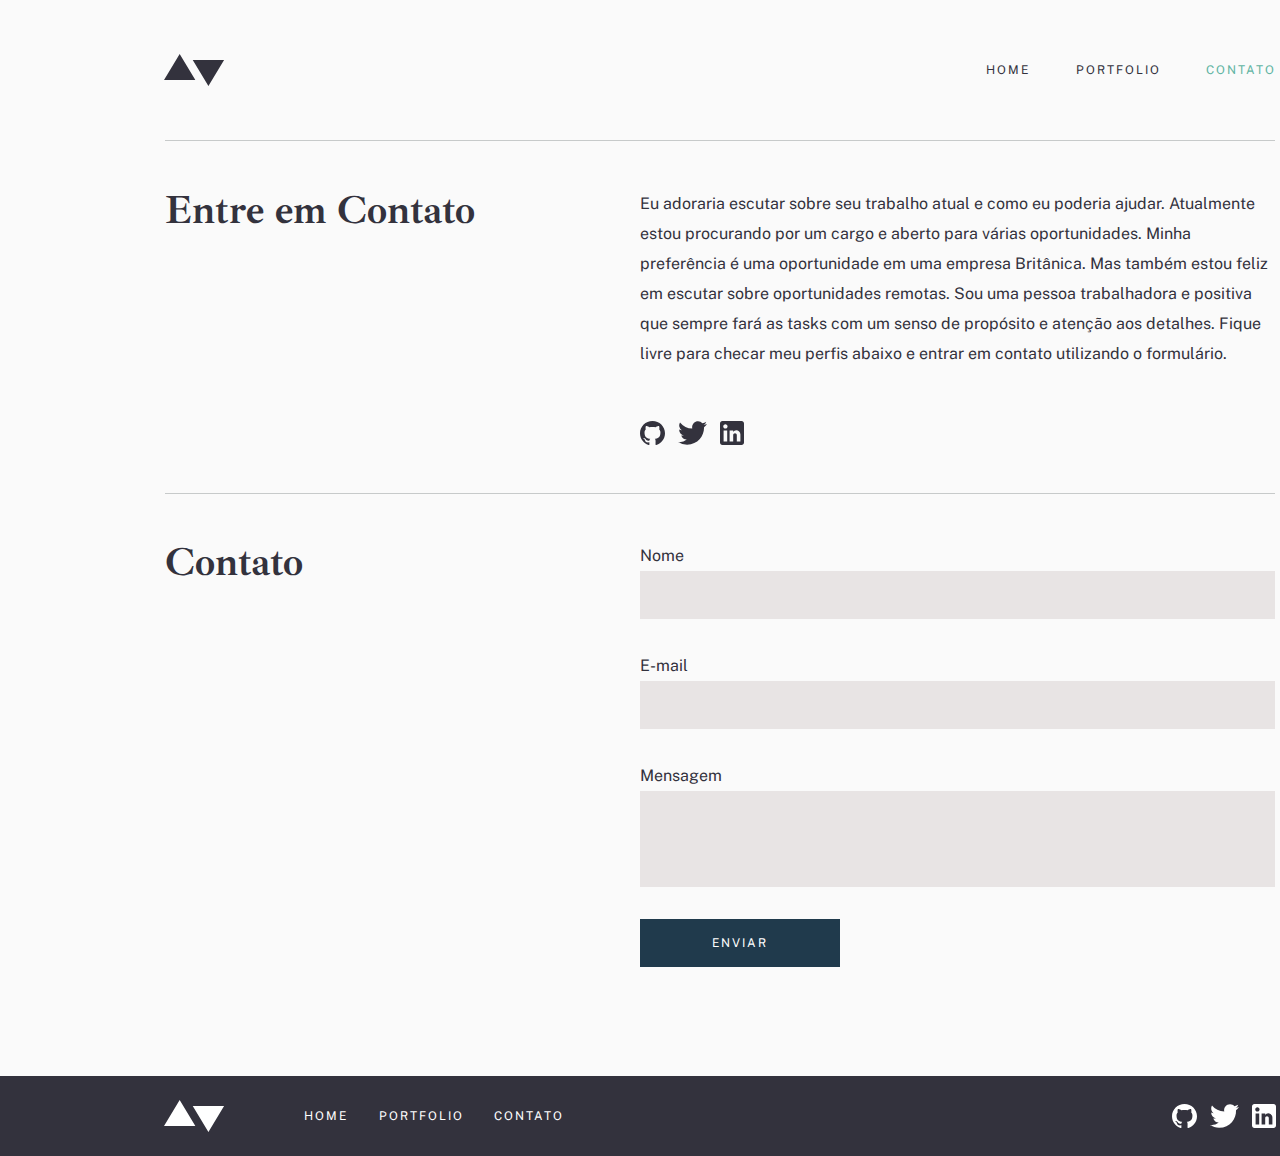
<file: pages/contato/index.html>
<!DOCTYPE html>
<html lang="pt-br">
<head>
    <meta charset="UTF-8">
    <meta http-equiv="X-UA-Compatible" content="IE=edge">
    <meta name="viewport" content="width=device-width, initial-scale=1.0">
    <link rel="stylesheet" href="../../css/global.css">
    <link rel="stylesheet" href="./style.css">

    <title>Contato</title>
</head>
<body>
    <header>
        <img src="../../assets/logo-dark.svg" alt="logo-dark" class="logo">
        <nav>
            <a href="../home/index.html">home</a>
            <a href="../portfolio/index.html">portfolio</a>
            <a href="../contato/index.html" class="menu-selected">contato</a>
        </nav>
    </header>

    <main>

        <section class="entre-contato">
            <h2>Entre em Contato</h2>
            <div class="text-box">
                <p>Eu adoraria escutar sobre seu trabalho atual e como eu poderia ajudar. Atualmente estou procurando por um cargo e aberto para várias oportunidades. Minha preferência é uma oportunidade em uma empresa Britânica. Mas também estou feliz em escutar sobre oportunidades remotas. Sou uma pessoa trabalhadora e positiva que sempre fará as tasks com um senso de propósito e atenção aos detalhes. Fique livre para checar meu perfis abaixo e entrar em contato utilizando o formulário.</p>
                
                
                <div class="social">
                    <div class="social-button">
                        <a href="https://www.github.com">
                            <img src="../../assets/icons/github-dark.svg" alt="Github">
                        </a>
                    </div>
                    <div class="social-button">
                        <a href="https://www.twitter.com">
                            <img src="../../assets/icons/twitter-dark.svg" alt="Twitter">
                        </a>
                    </div>
                    <div class="social-button">
                        <a href="https://www.linkedin.com">
                            <img src="../../assets/icons/linkedin-dark.svg" alt="LinkedIn">
                        </a>
                    </div>            
                </div>
        </section>

        <section class="form-section">
            <h2>Contato</h2>
            <div class="form-block">
                <div class="input-name">
                    <span>Nome</span>
                    <input type="text">
                </div>

                <div class="input-email">
                    <span>E-mail</span>
                    <input type="text">
                </div>

                <div class="input-msg">
                    <span>Mensagem</span>
                <input type="text">
                </div>
                
                <button>enviar</button>

            </div>
        </section>

    </main>
    

    <footer>
        
        <nav>
            <img src="../../assets/logo-light.svg" alt="logo-light" class="logo">
            <a href="../home/index.html">home</a>
            <a href="../portfolio/index.html">portfolio</a>
            <a href="../contato/index.html">contato</a>

        </nav>
        <div class="social">
            <div class="social-button">
                <a href="https://www.github.com">
                    <img src="../../assets/icons/github-light.svg" alt="Github">
                </a>
            </div>
            <div class="social-button">
                <a href="https://www.twitter.com">
                    <img src="../../assets/icons/twitter-light.svg" alt="Twitter">
                </a>
            </div>
            <div class="social-button">
                <a href="https://www.linkedin.com">
                    <img src="../../assets/icons/linkedin-light.svg" alt="LinkedIn">
                </a>
            </div>            


            
            
        </div>
    </footer>

</body>
</html>
</file>
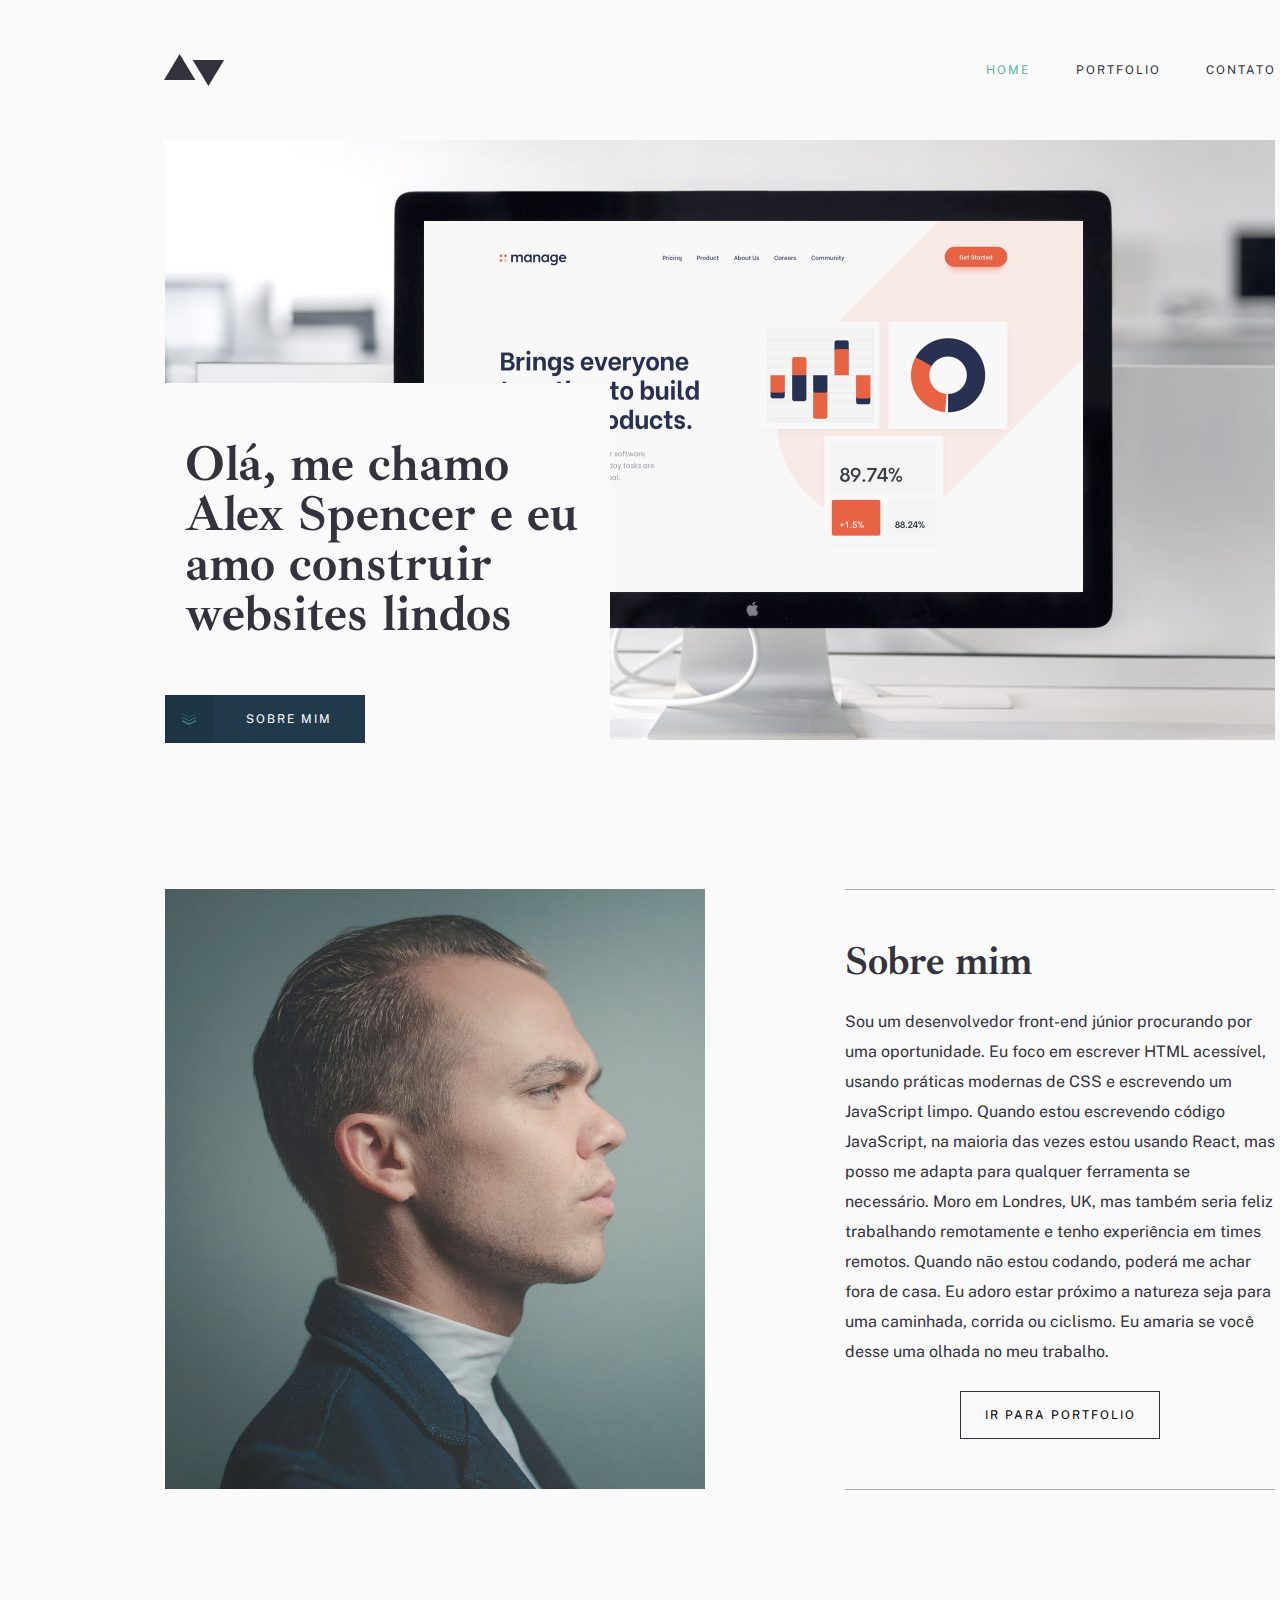
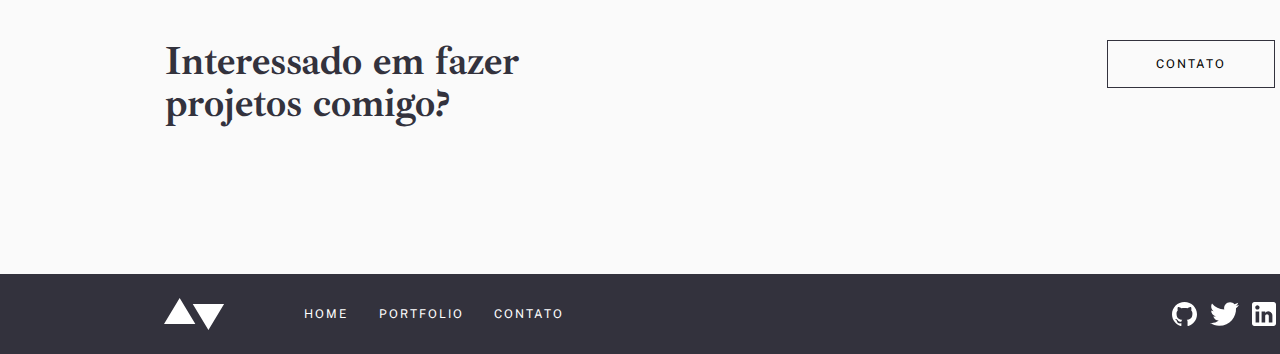
<file: pages/home/index.html>
<!DOCTYPE html>
<html lang="pt-br">
<head>
    <meta charset="UTF-8">
    <meta http-equiv="X-UA-Compatible" content="IE=edge">
    <meta name="viewport" content="width=device-width, initial-scale=1.0">
    <link rel="stylesheet" href="../../css/global.css">
    <link rel="stylesheet" href="./style.css">

    <title>Home</title>
</head>
<body>
    <header>
        <img src="../../assets/logo-dark.svg" alt="logo-dark" class="logo">
        <nav>
            <a href="../home/index.html" class="menu-selected">home</a>
            <a href="../portfolio/index.html">portfolio</a>
            <a href="../contato/index.html">contato</a>
        </nav>
    </header>

    <main>

        <section class="hero-section">
            <img src="../../assets/home/image-homepage-hero.jpg">
            <div class="text-block">
                <h1>Olá, me chamo Alex Spencer e eu amo construir websites lindos</h1>
                <a href="#about">
                    <button class="hero-button">               
                        <div class="arrow-container">
                            <img src="../../assets/icons/down-arrows.svg">
                        </div>
                        <div style="display:flex; justify-content:center; height:100%; width:100%; align-items:center;">
                            sobre mim
                        </div>
                    </button>
                </a>
            </div>
        </section>
    
        <section class="about-section" id="about">
            <img src="../../assets/home/image-homepage-profile.jpg">
            <div class="about-text">
                <h2>Sobre mim</h2>
                <p>Sou um desenvolvedor front-end júnior procurando por uma oportunidade. Eu foco em escrever HTML acessível, usando práticas modernas de CSS e escrevendo um JavaScript limpo. Quando estou escrevendo código JavaScript, na maioria das vezes estou usando React, mas posso me adapta para qualquer ferramenta se necessário. Moro em Londres, UK, mas também seria feliz trabalhando remotamente e tenho experiência em times remotos. Quando não estou codando, poderá me achar fora de casa. Eu adoro estar próximo a natureza seja para uma caminhada, corrida ou ciclismo. Eu amaria se você desse uma olhada no meu trabalho.</p>
                <a href="../portfolio/index.html" style="align-self:center">
                    <button class="about-button">ir para portfolio</button>
                </a>
            </div>

        </section>
    
        <section class="contact-section">
            <h2>Interessado em fazer<br>projetos comigo?</h2>
            <a href="../contato/index.html">
                <button style="width:168px">contato</button>
            </a>
        </section>

    </main>
    

    <footer>
        
        <nav>
            <img src="../../assets/logo-light.svg" alt="logo-light" class="logo">
            <a href="../home/index.html">home</a>
            <a href="../portfolio/index.html">portfolio</a>
            <a href="../contato/index.html">contato</a>

        </nav>
        <div class="social">
            <div class="social-button">
                <a href="https://www.github.com">
                    <img src="../../assets/icons/github-light.svg" alt="Github">
                </a>
            </div>
            <div class="social-button">
                <a href="https://www.twitter.com">
                    <img src="../../assets/icons/twitter-light.svg" alt="Twitter">
                </a>
            </div>
            <div class="social-button">
                <a href="https://www.linkedin.com">
                    <img src="../../assets/icons/linkedin-light.svg" alt="LinkedIn">
                </a>
            </div>            


            
            
        </div>
    </footer>

</body>
</html>
</file>
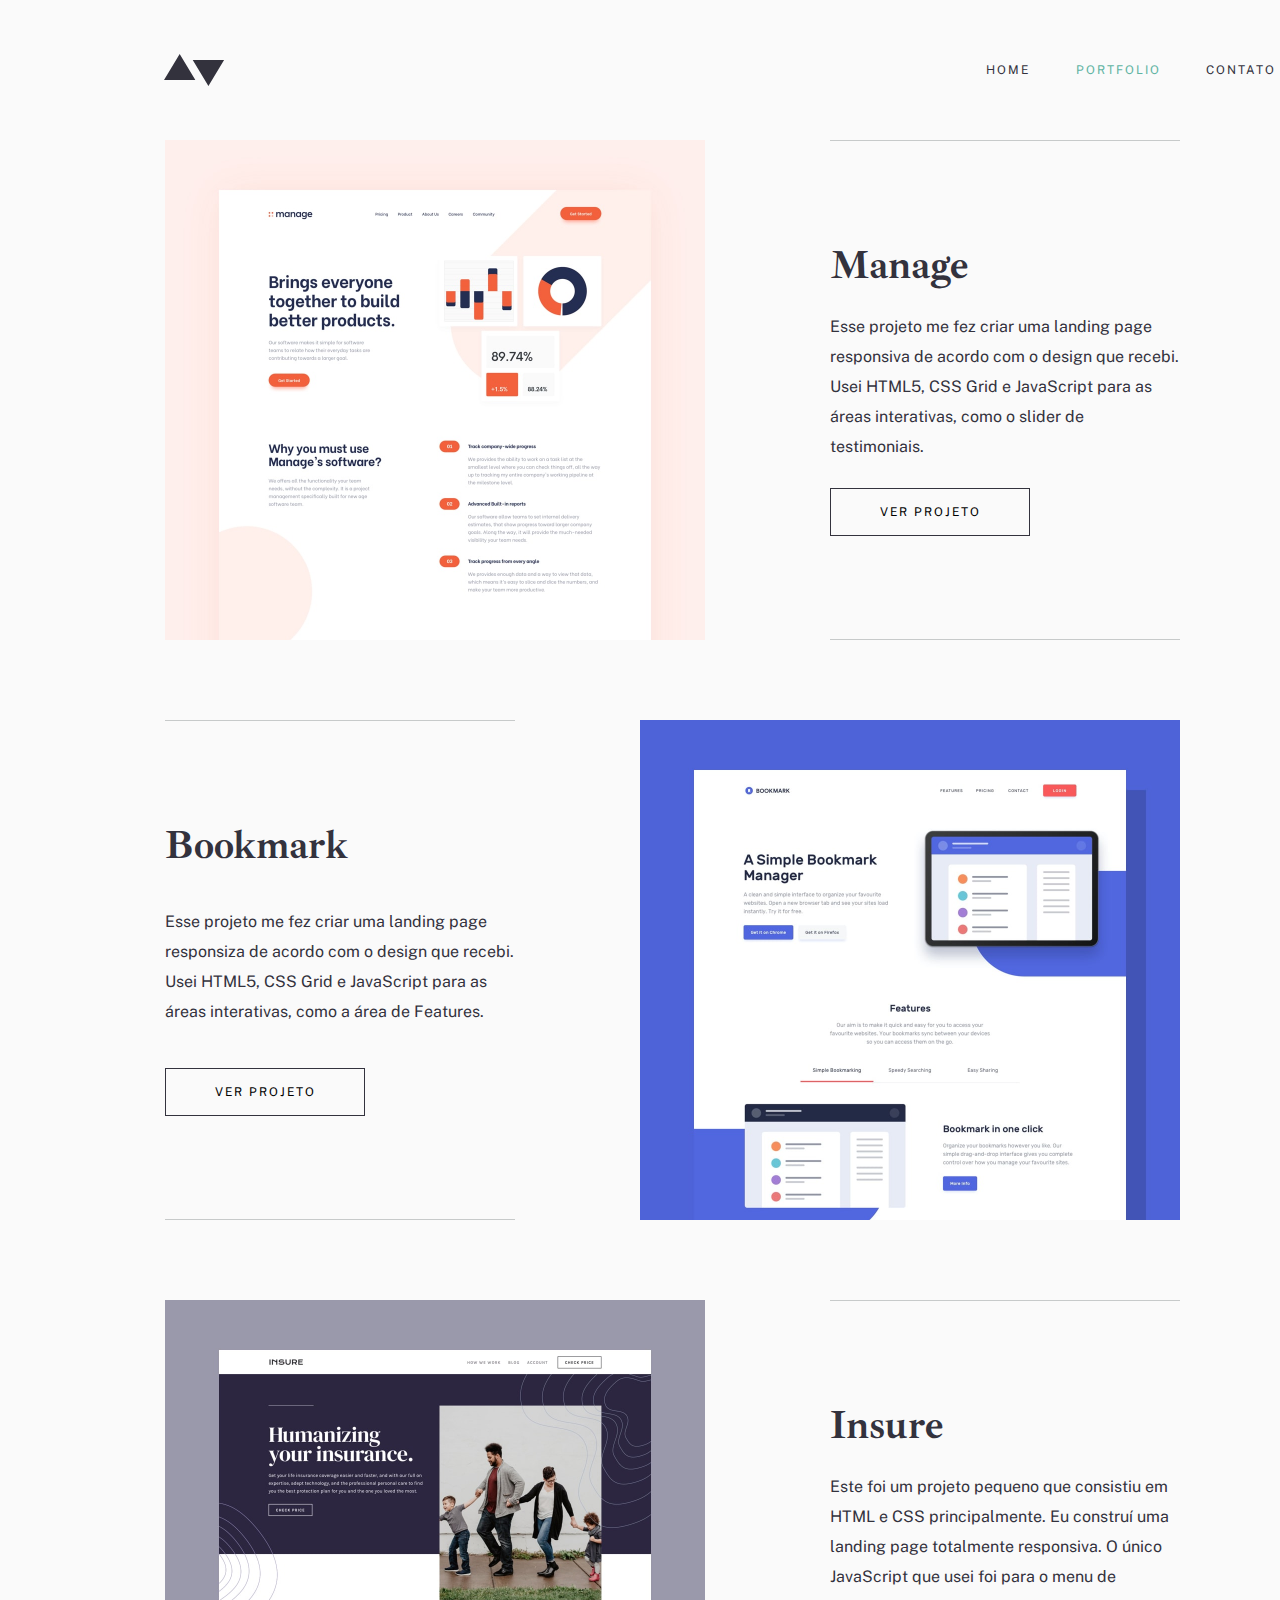
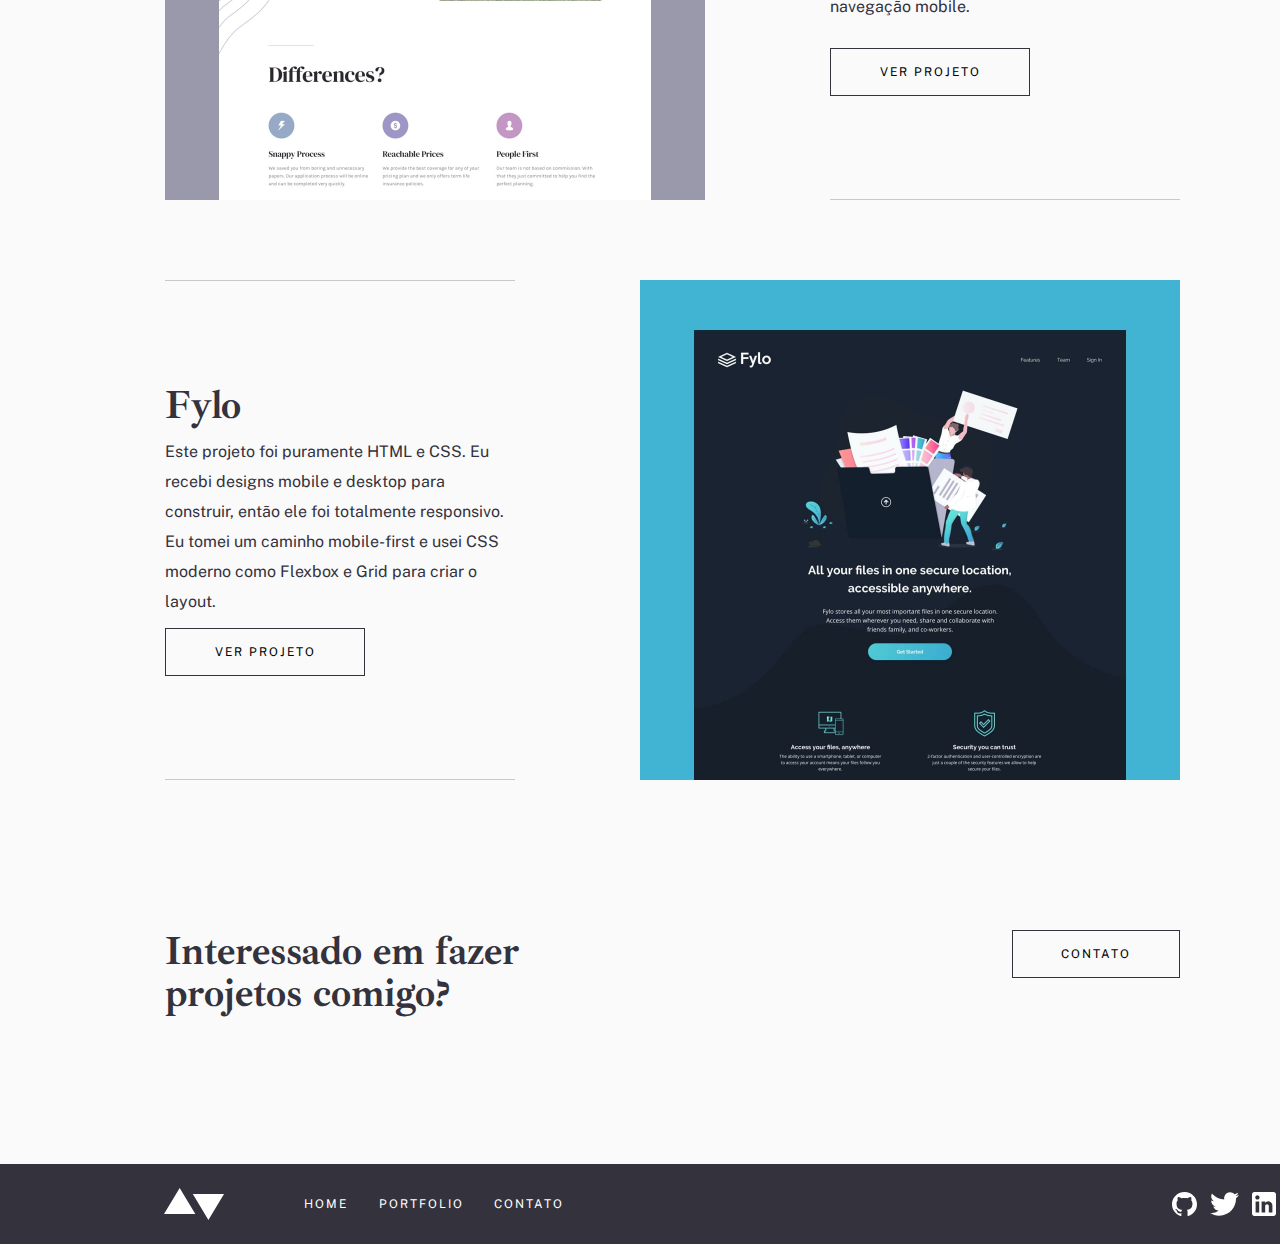
<file: pages/portfolio/index.html>
<!DOCTYPE html>
<html lang="pt-br">
<head>
    <meta charset="UTF-8">
    <meta http-equiv="X-UA-Compatible" content="IE=edge">
    <meta name="viewport" content="width=device-width, initial-scale=1.0">
    <link rel="stylesheet" href="../../css/global.css">
    <link rel="stylesheet" href="./style.css">

    <title>Porftolio</title>
</head>
<body>
    <header>
        <img src="../../assets/logo-dark.svg" alt="logo-dark" class="logo">
        <nav>
            <a href="../home/index.html">home</a>
            <a href="../portfolio/index.html" class="menu-selected">portfolio</a>
            <a href="../contato/index.html">contato</a>
        </nav>
    </header>

    <main>

        <section>
            <div class="img-container"><img src="../../assets/portfolio/manage/image-portfolio-manage.jpg" alt=""></div>
            <aside>
                <h2>Manage</h2>
                <p>Esse projeto me fez criar uma landing page responsiva de acordo com o design que recebi. Usei HTML5, CSS Grid e JavaScript para as áreas interativas, como o slider de testimoniais.</p>
                <a href="../portfolio-01-manage/index.html"><button>ver projeto</button></a>
                
            </aside>
        </section>

        <section style="flex-direction:row-reverse">
            <div class="img-container"><img src="../../assets/portfolio/bookmark/image-portfolio-bookmark.jpg" alt=""></div>
            <aside>
                <h2>Bookmark</h2>
                <p>Esse projeto me fez criar uma landing page responsiza de acordo com o design que recebi. Usei HTML5, CSS Grid e JavaScript para as áreas interativas, como a área de Features.</p>
                <a href="../portfolio-02-bookmark/index.html"><button>ver projeto</button></a>
                
            </aside>
        </section>

        <section>
            <div class="img-container"><img src="../../assets/portfolio/insure/image-portfolio-insure.jpg" alt=""></div>
            <aside>
                <h2>Insure</h2>
                <p>Este foi um projeto pequeno que consistiu em HTML e CSS principalmente. Eu construí uma landing page totalmente responsiva. O único JavaScript que usei foi para o menu de navegação mobile.</p>
                <a href="../portfolio-03-insure/index.html"><button>ver projeto</button></a>
                
            </aside>
        </section>

        <section style="flex-direction:row-reverse">
            <div class="img-container"><img src="../../assets/portfolio/fylo/image-portfolio-fylo.jpg" alt=""></div>
            <aside>
                <h2>Fylo</h2>
                <p>Este projeto foi puramente HTML e CSS. Eu recebi designs mobile e desktop para construir, então ele foi totalmente responsivo. Eu tomei um caminho mobile-first e usei CSS moderno como Flexbox e Grid para criar o layout.</p>
                <a href="../portfolio-04-fylo/index.html"><button>ver projeto</button></a>
                
            </aside>
        </section>

        <section style="height:100%; padding:70px 0px;">
            <h2>Interessado em fazer<br>projetos comigo?</h2>
            <a href="../contato/index.html">
                <button style="width:168px">contato</button>
            </a>
        </section>    

    
    </main>
    

    <footer>
        
        <nav>
            <img src="../../assets/logo-light.svg" alt="logo-light" class="logo">
            <a href="../home/index.html">home</a>
            <a href="../portfolio/index.html">portfolio</a>
            <a href="../contato/index.html">contato</a>

        </nav>
        <div class="social">
            <div class="social-button">
                <a href="https://www.github.com">
                    <img src="../../assets/icons/github-light.svg" alt="Github">
                </a>
            </div>
            <div class="social-button">
                <a href="https://www.twitter.com">
                    <img src="../../assets/icons/twitter-light.svg" alt="Twitter">
                </a>
            </div>
            <div class="social-button">
                <a href="https://www.linkedin.com">
                    <img src="../../assets/icons/linkedin-light.svg" alt="LinkedIn">
                </a>
            </div>            


            
            
        </div>
    </footer>

</body>
</html>
</file>
<file: css/global.css>
@import url('https://fonts.googleapis.com/css2?family=Ibarra+Real+Nova:wght@400;700&family=Public+Sans:wght@100;400&display=swap');

* {
    margin: 0px;
    padding: 0px;
    box-sizing: border-box;
}

body {
    background-color: #FAFAFA;
    font-family: 'Public Sans';
    font-style: normal;
    font-weight: 400;
    font-size: 16px;
    line-height: 30px;
    
    color: #33323D;
    width: 1440px;


}

header {
    display: flex;
    flex-wrap: nowrap;
    justify-content: space-between;
    align-items: center;

    padding: 54px 164px;
    width: 100%;    
}

nav {
    display: flex;
    flex-wrap: nowrap;
    justify-content: space-between;
    align-items: center;

    width: 290px;

    font-family: 'Public Sans';
    font-style: normal;
    font-weight: 400;
    font-size: 12px;
    line-height: 14px;
    letter-spacing: 2px;
    text-transform: uppercase;
}

a:link, a:visited {
    text-decoration: none;
    color: #33323D;
}

main {
    margin: 0px 165px;
}

section {
    display:flex;
    justify-content:space-between;
}

h1 {
    font-family: 'Ibarra Real Nova';
    font-style: normal;
    font-weight: 700;
    font-size: 50px;
    line-height: 50px;
    
    color: #33323D;
}

h2 {
    font-family: 'Ibarra Real Nova';
    font-style: normal;
    font-weight: 700;
    font-size: 40px;
    line-height: 42px;
    
    color: #33323D;    
}

h3 {
    font-family: 'Ibarra Real Nova';
    font-style: normal;
    font-weight: 400;
    font-size: 32px;
    line-height: 36px;

    color: #33323D;
}

input {
    background-color: #EAEAEB;
}

button {
    height: 48px;
    width: 200px;

    font-family: 'Public Sans';
    font-style: normal;
    font-size: 12px;
    font-weight: 400;
    line-height: 14px;
    letter-spacing: 2px;
    text-align: center;
    text-transform:uppercase;

    background-color: #FAFAFA;
    border: 1px solid #33323D;
    
}

button:hover {
    background-color:#000000;
    color:#FFFFFF;
    cursor: pointer;
    transition-duration: 0.4s;
    box-shadow: 0 12px 16px 0 rgba(0,0,0,0.24), 0 17px 50px 0 rgba(0,0,0,0.19);
}

input:focus {
    border: 2px solid #000000;
}

footer {
    display: flex;
    flex-wrap: nowrap;
    justify-content: space-between;
    align-items: center;

    font-family: 'Public Sans';
    font-style: normal;
    font-weight: 400;
    font-size: 12px;
    line-height: 14px;
    letter-spacing: 2px;
    text-transform: uppercase;
    
    background-color: #33323D;

    width: 100%;
    height: 80px;

    padding: 0px 164px;
}

footer nav {
    width: 400px;
}

footer a:link, footer a:visited {
    text-decoration: none;
    color: #FFFFFF;
}

.social {
    width: 104px;
    height: 24px;

    display:flex;
    justify-content:space-between;
}

.social img {
    height: 100%;
}

.social-button {
    height: 100%;
}

.logo {
    max-height:32px;
    max-width:61px;
    margin-right: 49px;
}

.menu-selected {
    color: #5FB4A2 !important;
}

.portfolio-nav {
    border-top: 1px solid #2633323D;
    border-bottom: 1px solid #2633323D;
}

.portfolio-nav-button-left {
    display:flex;
    flex-direction:column;
    height: 130px;
    justify-content:center;
}

.portfolio-nav-button-right {
    display:flex;
    flex-direction:column;
    height: 130px;
    justify-content:center;
    align-items:flex-end;
}

.arrow-bg-left {
    display:flex;
    width: 8px;
    height: 16px;
    margin-right:32px;
}

.arrow-bg-right {
    display:flex;
    width: 8px;
    height: 16px;
    margin-left:32px;
}

.portfolio-nav a {
    display:flex;
    align-items:center;
}
</file>
<file: pages/contato/style.css>
.entre-contato {
    display:flex;
    justify-content:space-between;
    border-top: 1px solid #2633323D;
    border-bottom: 1px solid #2633323D;
    height: 354px;
    padding: 48px 0px;
}

.text-box {
    width: 635px;
    display:flex;
    flex-direction: column;
    justify-content:space-between;
}

.form-section {
    display:flex;
    justify-content: space-between;
    margin-bottom: 62px;
    padding: 47px 0px;

}

.form-block {
    height: 426px;
    display:flex;
    flex-direction:column;
    justify-content:space-between;
    
}

input {
    background-color:#e8e4e4;
    border:none;
    height: 48px;
    width: 635px;
}

.input-name {
    display:flex;
    flex-direction:column;
    
}

.input-email {
    display:flex;
    flex-direction:column;
    
}

.input-msg {
    display:flex;
    flex-direction:column;
    
}

.input-msg input {
    height: 96px;
}

button {
    border:none;
    color: #FFFFFF;
    background-color: #203A4C;

}
</file>
<file: pages/home/style.css>
.hero-section {
    height: 600px;
    margin-bottom: 149px;
    display: flex;
    position:relative;
}

.text-block {
    position: absolute;
    bottom: 20px;
    right: 20px;
    background-color: #FAFAFA ;
    width: 445px;
    height: 357px;
    left: 0px;
    bottom: 0px;
    display: flex;
    flex-direction: column;
    justify-content: space-between;
}

.text-block h1 {
    margin: 56px 20px;
}

.hero-button {
    align-self: baseline;
    background-color: #203A4C;
    display: flex;
    flex-direction: row;
    color: #FFFFFF;
    align-items: center;
    justify-content: space-between;
    width: 200px;
    border: none;

}

.hero-button:hover {
    background-color: #5FB4A2;
}

.hero-button:hover img {
    filter: brightness(1000%);
}

.arrow-container {
    background-color: #0000001a;
    height: 100%;
    aspect-ratio: 1;
    display:flex;
    align-items:center;
    justify-content: center;

}

.arrow-container img {
    max-height: 12px;
    max-width: 16px;
}

.about-section {
    height: 601px;
    margin-bottom: 150px;
    display: flex;
    justify-content: space-between;
    
}

.about-section img {
    max-height: 600px;
    max-width: 540px;
}

.about-text {
    padding: 50px 0px;
    width: 430px;
    height: 100%;
    border-top: 1px solid #33323d69;
    border-bottom: 1px solid #33323d69;
    display: flex;
    flex-direction: column;
    justify-content:space-between;
}

.contact-section {
    height: 84px;
    margin-bottom: 150px;
    display: flex;
    justify-content: space-between;
}
</file>
<file: pages/portfolio/style.css>
section {
    display:flex;
    justify-content: space-between;

    height: 500px;
    width: 1015px;
    margin-bottom:80px;
}

aside {
    display:flex;
    flex-direction: column;
    justify-content:space-between;
    
    border-top: 1px solid #2633323D;
    border-bottom: 1px solid #2633323D;
    width: 350px;
    padding: 103px 0px;
}

.img-container {
    height:100%;
}

div img {
    height: 100%;
}
</file>
